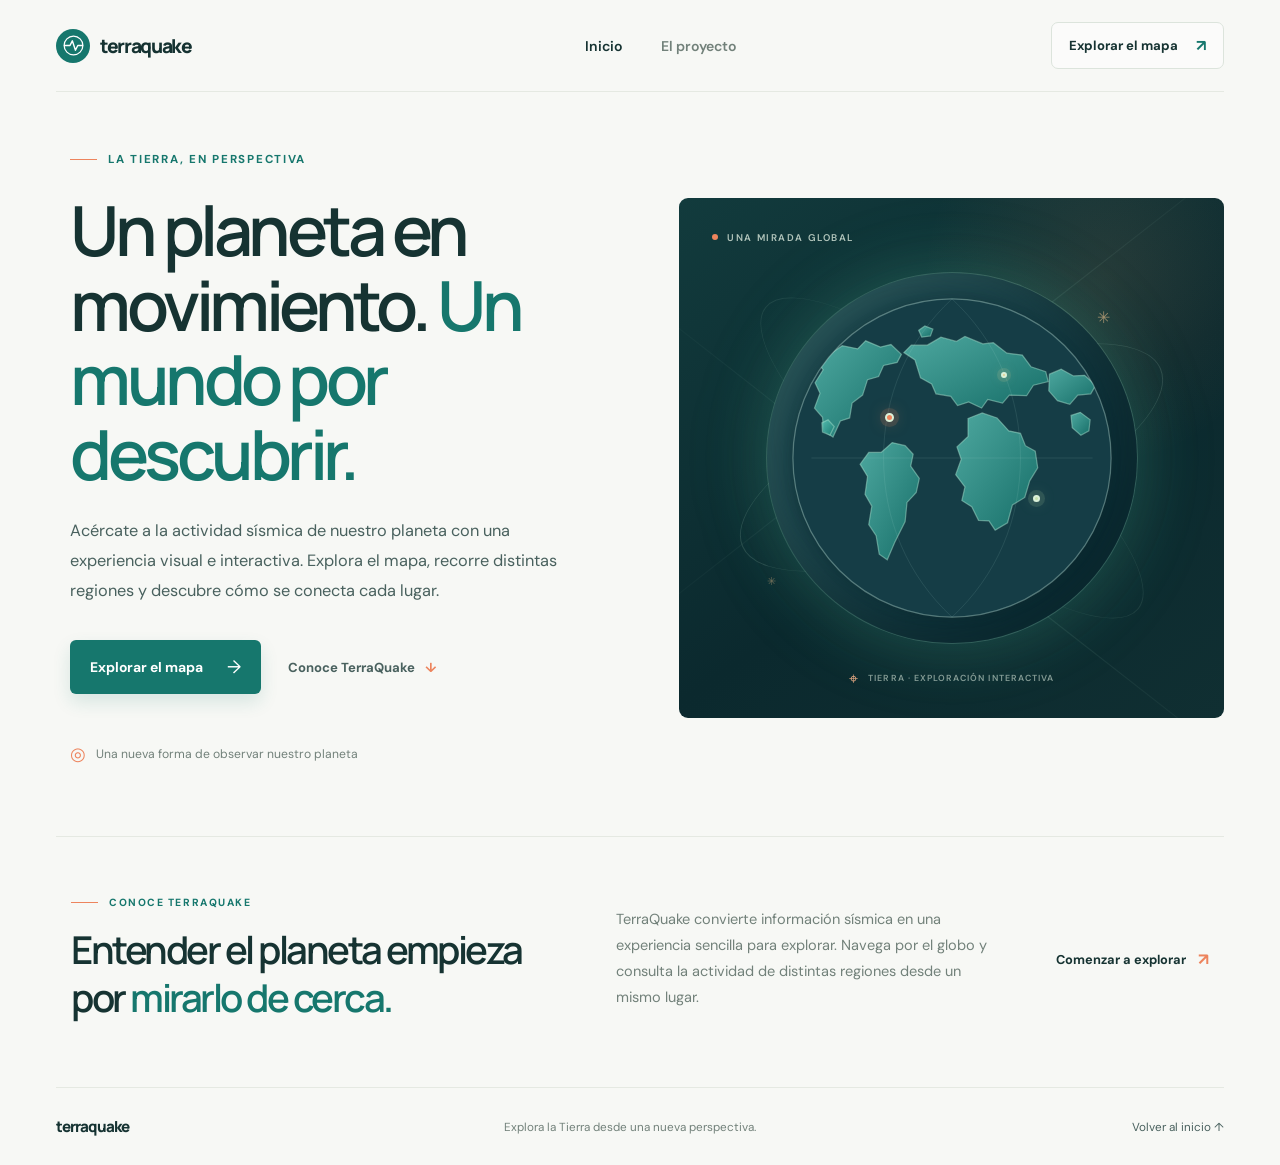
<file: Pantalla inicial/index1.html>
<!doctype html>
<html lang="es">
  <head>
    <meta charset="UTF-8" />
    <meta name="viewport" content="width=device-width, initial-scale=1.0" />
    <meta
      name="description"
      content="Conoce TerraQuake y explora nuestro planeta a través de un mapa interactivo de actividad sísmica."
    />
    <meta name="theme-color" content="#f7f8f5" />
    <title>TerraQuake | Explora nuestro planeta</title>
    <link rel="stylesheet" href="styles.css" />
  </head>
  <body>
    <header class="site-header">
      <a class="brand" href="#inicio" aria-label="TerraQuake, inicio">
        <span class="brand-mark" aria-hidden="true">
          <svg viewBox="0 0 32 32" fill="none">
            <circle cx="16" cy="16" r="12" stroke="currentColor" stroke-width="1.6" />
            <path d="M4.5 16h7l3-6 4 12 3-6h6" stroke="currentColor" stroke-width="1.8" stroke-linecap="round" stroke-linejoin="round" />
          </svg>
        </span>
        <span>terraquake</span>
      </a>

      <nav class="main-nav" aria-label="Navegación principal">
        <a class="nav-link active" href="#inicio">Inicio</a>
        <a class="nav-link" href="#proyecto">El proyecto</a>
      </nav>

      <a class="header-cta" href="../index.html">Explorar el mapa <span aria-hidden="true">↗</span></a>
    </header>

    <main>
      <section class="hero" id="inicio">
        <div class="hero-copy">
          <p class="eyebrow"><span class="eyebrow-line"></span> La Tierra, en perspectiva</p>
          <h1>Un planeta en movimiento. <span>Un mundo por descubrir.</span></h1>
          <p class="hero-description">
            Acércate a la actividad sísmica de nuestro planeta con una experiencia
            visual e interactiva. Explora el mapa, recorre distintas regiones y
            descubre cómo se conecta cada lugar.
          </p>
          <div class="hero-actions">
            <a id="startSimulationBtn" class="button button-primary" href="../index.html">
              Explorar el mapa
              <span class="button-arrow" aria-hidden="true">→</span>
            </a>
            <a class="text-link" href="#proyecto">Conoce TerraQuake <span aria-hidden="true">↓</span></a>
          </div>
          <div class="hero-note">
            <span class="note-icon" aria-hidden="true">◎</span>
            <span>Una nueva forma de observar nuestro planeta</span>
          </div>
        </div>

        <div class="hero-art" role="img" aria-label="Ilustración de la Tierra vista desde el espacio">
          <div class="art-label art-label-top"><span></span> UNA MIRADA GLOBAL</div>
          <div class="globe-halo"></div>
          <div class="globe">
            <svg class="world-map" viewBox="0 0 600 600" aria-hidden="true">
              <defs>
                <clipPath id="globeClip">
                  <circle cx="300" cy="300" r="258" />
                </clipPath>
                <linearGradient id="globeShade" x1="0" y1="0" x2="1" y2="1">
                  <stop offset="0" stop-color="#5ec8ba" stop-opacity=".76" />
                  <stop offset="1" stop-color="#16786f" stop-opacity=".82" />
                </linearGradient>
              </defs>
              <circle cx="300" cy="300" r="258" fill="#153d46" />
              <g clip-path="url(#globeClip)" fill="url(#globeShade)" stroke="#a7e2ce" stroke-opacity=".48" stroke-width="2">
                <path d="m94 137 28-19 25 5 13-13 24 10 17-4 17 16-7 13-22 5-8 18-18 5-8 25-17 13-4 24-15 5-12 26-15-10-2-22-13-15 9-24-8-17 13-21-10-15 15-18Z" />
                <path d="m185 291 18-16 21 5 13 14-4 19 14 20-5 23-15 16-3 31-17 34-12 28-13-9-5-30-12-18 5-30-11-19 4-29-12-20 14-19Z" />
                <path d="m260 117 22-13 25 7 14-8 29 12 17-2 22 17 25 3 14 19 24 8 4 16-24 6-11 17-28-1-11 13-24-6-10 14-21-10-18 6-11-15-24-4-7-16-18-10-9-29-18-12 12-12Z" />
                <path d="m326 236 23-9 24 8 19 21 19 4 8 20 16 9 4 27-13 21-8 27-20 12-8 29-20 12-10-15-17-1-11-22-16-10 5-22-15-20 9-25-7-20 18-17Z" />
                <path d="m458 164 19-8 20 11 18-1 18 16-8 14-21 2-13 15-20-6-14-16 1-27Z" />
                <path d="m493 231 15-5 16 12-2 18-13 7-14-12-2-20Z" />
                <path d="m89 243 10-5 10 11-7 14-12-5-1-15Z" />
                <path d="m246 93 10-7 13 5-4 11-14 2-5-11Z" />
              </g>
              <circle cx="300" cy="300" r="258" fill="none" stroke="#c4eadf" stroke-opacity=".38" stroke-width="2" />
              <path d="M72 300h456M300 42c-73 68-111 158-111 258s38 190 111 258M300 42c73 68 111 158 111 258s-38 190-111 258" fill="none" stroke="#b7e3d9" stroke-opacity=".12" stroke-width="1.5" />
            </svg>
            <span class="globe-point point-one"></span>
            <span class="globe-point point-two"></span>
            <span class="globe-point point-three"></span>
          </div>
          <div class="orbit orbit-one"></div>
          <div class="orbit orbit-two"></div>
          <div class="art-label art-label-bottom"><span class="coordinate-mark">⌖</span> TIERRA · EXPLORACIÓN INTERACTIVA</div>
          <div class="decorative-star star-one">✳</div>
          <div class="decorative-star star-two">✳</div>
        </div>
      </section>

      <section class="intro" id="proyecto">
        <div class="intro-heading">
          <p class="eyebrow"><span class="eyebrow-line"></span> Conoce TerraQuake</p>
          <h2>Entender el planeta empieza por <span>mirarlo de cerca.</span></h2>
        </div>
        <p class="intro-description">
          TerraQuake convierte información sísmica en una experiencia sencilla
          para explorar. Navega por el globo y consulta la actividad de distintas
          regiones desde un mismo lugar.
        </p>
        <a class="intro-link" href="../index.html">Comenzar a explorar <span aria-hidden="true">↗</span></a>
      </section>

      <footer class="site-footer">
        <a class="footer-brand" href="#inicio">terraquake</a>
        <span>Explora la Tierra desde una nueva perspectiva.</span>
        <a class="footer-top" href="#inicio">Volver al inicio ↑</a>
      </footer>
    </main>
    <script src="script.js"></script>
  </body>
</html>
</file>
<file: Pantalla inicial/styles.css>
@import url("https://fonts.googleapis.com/css2?family=DM+Sans:wght@400;500;600;700&family=Manrope:wght@400;500;600;700;800&display=swap");

:root {
  color-scheme: light;
  --ink: #163332;
  --ink-soft: #49615e;
  --muted: #72817a;
  --paper: #f7f8f5;
  --white: #fff;
  --green: #16776d;
  --green-dark: #0b4b49;
  --mint: #c9e5d8;
  --orange: #ed845d;
  --line: #e5e9e2;
  font-family: "DM Sans", "Segoe UI", sans-serif;
  font-synthesis: none;
  text-rendering: optimizeLegibility;
  -webkit-font-smoothing: antialiased;
  -moz-osx-font-smoothing: grayscale;
}

* {
  box-sizing: border-box;
}

html {
  min-width: 320px;
  scroll-behavior: smooth;
}

body {
  min-width: 320px;
  margin: 0;
  background: var(--paper);
  color: var(--ink);
}

a {
  color: inherit;
  text-decoration: none;
}

.site-header,
main {
  width: min(1320px, calc(100% - 112px));
  margin-inline: auto;
}

.site-header {
  height: 92px;
  display: flex;
  align-items: center;
  justify-content: space-between;
  border-bottom: 1px solid var(--line);
}

.brand {
  display: inline-flex;
  align-items: center;
  gap: 10px;
  color: var(--ink);
  font-family: Manrope, "Segoe UI", sans-serif;
  font-size: 1.2rem;
  font-weight: 800;
  letter-spacing: -0.07em;
}

.brand-mark {
  display: grid;
  width: 34px;
  height: 34px;
  place-items: center;
  border-radius: 50%;
  background: var(--green);
  color: #fff;
}

.brand-mark svg {
  width: 25px;
  height: 25px;
}

.main-nav {
  display: flex;
  align-items: center;
  gap: 38px;
  margin-left: 80px;
}

.nav-link {
  color: var(--muted);
  font-size: 0.88rem;
  font-weight: 600;
  transition: color 180ms ease;
}

.nav-link:hover,
.nav-link.active {
  color: var(--ink);
}

.header-cta {
  display: inline-flex;
  align-items: center;
  gap: 18px;
  padding: 12px 17px;
  border: 1px solid #dce4dc;
  border-radius: 7px;
  background: rgba(255, 255, 255, 0.55);
  font-size: 0.82rem;
  font-weight: 700;
  transition: border-color 180ms ease, background 180ms ease, transform 180ms ease;
}

.header-cta:hover {
  transform: translateY(-1px);
  border-color: var(--green);
  background: var(--white);
}

.header-cta span {
  color: var(--green);
  font-size: 1rem;
}

.hero {
  min-height: 645px;
  display: grid;
  grid-template-columns: 1fr 0.94fr;
  align-items: center;
  gap: 44px;
  padding: 42px 0 55px;
}

.hero-copy {
  position: relative;
  z-index: 1;
  padding: 18px 0 15px 14px;
}

.eyebrow {
  display: flex;
  align-items: center;
  gap: 11px;
  margin: 0 0 26px;
  color: var(--green);
  font-size: 0.72rem;
  font-weight: 700;
  letter-spacing: 0.15em;
  text-transform: uppercase;
}

.eyebrow-line {
  width: 27px;
  height: 1px;
  background: var(--orange);
}

h1,
h2 {
  font-family: Manrope, "Segoe UI", sans-serif;
  letter-spacing: -0.065em;
}

h1 {
  max-width: 650px;
  margin: 0;
  font-size: clamp(3.25rem, 5.4vw, 5.4rem);
  font-weight: 600;
  line-height: 1.08;
}

h1 span {
  color: var(--green);
}

.hero-description {
  max-width: 500px;
  margin: 24px 0 0;
  color: var(--ink-soft);
  font-size: 1.02rem;
  line-height: 1.85;
}

.hero-actions {
  display: flex;
  align-items: center;
  gap: 27px;
  margin-top: 34px;
}

.button {
  min-height: 54px;
  display: inline-flex;
  align-items: center;
  justify-content: center;
  gap: 24px;
  padding: 0 20px;
  border-radius: 6px;
  font-size: 0.87rem;
  font-weight: 700;
  transition: transform 180ms ease, box-shadow 180ms ease, background 180ms ease;
}

.button-primary {
  background: var(--green);
  color: #fff;
  box-shadow: 0 8px 18px rgba(22, 119, 109, 0.14);
}

.button-primary:hover {
  transform: translateY(-2px);
  background: var(--green-dark);
  box-shadow: 0 11px 24px rgba(22, 119, 109, 0.2);
}

.button-arrow {
  font-size: 1.14rem;
  font-weight: 400;
}

.text-link {
  display: inline-flex;
  align-items: center;
  gap: 10px;
  color: var(--ink-soft);
  font-size: 0.82rem;
  font-weight: 700;
  transition: color 180ms ease;
}

.text-link:hover,
.intro-link:hover {
  color: var(--green);
}

.text-link span {
  color: var(--orange);
}

.hero-note {
  display: flex;
  align-items: center;
  gap: 10px;
  margin-top: 48px;
  color: var(--muted);
  font-size: 0.76rem;
}

.note-icon {
  color: var(--orange);
  font-size: 1.15rem;
}

.hero-art {
  position: relative;
  min-height: 520px;
  display: grid;
  place-items: center;
  isolation: isolate;
  overflow: hidden;
  border-radius: 9px;
  background:
    radial-gradient(ellipse at 46% 48%, rgba(37, 114, 103, 0.37), transparent 39%),
    radial-gradient(ellipse at 78% 15%, rgba(221, 155, 105, 0.12), transparent 30%),
    linear-gradient(145deg, #123b3d 0%, #0b292e 56%, #102f32 100%);
}

.hero-art::before,
.hero-art::after {
  position: absolute;
  z-index: -1;
  width: 160%;
  height: 1px;
  content: "";
  background: linear-gradient(90deg, transparent, rgba(173, 219, 198, 0.14), transparent);
  transform: rotate(-38deg);
}

.hero-art::before {
  top: 35%;
}

.hero-art::after {
  top: 66%;
  transform: rotate(38deg);
}

.globe-halo {
  position: absolute;
  width: min(72%, 370px);
  aspect-ratio: 1;
  border-radius: 50%;
  background: rgba(72, 176, 148, 0.14);
  filter: blur(40px);
}

.globe {
  position: relative;
  z-index: 1;
  width: min(72%, 370px);
  aspect-ratio: 1;
  border-radius: 50%;
  background: #143b43;
  box-shadow:
    inset -31px -24px 46px rgba(2, 24, 30, 0.62),
    inset 12px 11px 36px rgba(184, 245, 223, 0.15),
    0 0 0 1px rgba(185, 235, 216, 0.18),
    0 0 66px rgba(77, 184, 148, 0.2);
  animation: globe-float 7s ease-in-out infinite;
}

.world-map {
  display: block;
  width: 100%;
  height: 100%;
  overflow: visible;
  filter: drop-shadow(0 2px 5px rgba(4, 28, 30, 0.18));
}

.globe-point {
  position: absolute;
  z-index: 2;
  width: 9px;
  height: 9px;
  border: 2px solid #dbf1d9;
  border-radius: 50%;
  background: var(--orange);
  box-shadow: 0 0 0 5px rgba(237, 132, 93, 0.15), 0 0 15px rgba(237, 132, 93, 0.55);
}

.point-one {
  top: 38%;
  left: 32%;
}

.point-two {
  top: 60%;
  right: 26%;
  width: 7px;
  height: 7px;
  background: #c7e2ad;
  box-shadow: 0 0 0 5px rgba(199, 226, 173, 0.12), 0 0 15px rgba(199, 226, 173, 0.42);
}

.point-three {
  top: 27%;
  right: 35%;
  width: 6px;
  height: 6px;
  background: #e8cf91;
  box-shadow: 0 0 0 4px rgba(232, 207, 145, 0.12), 0 0 12px rgba(232, 207, 145, 0.4);
}

.orbit {
  position: absolute;
  z-index: 0;
  width: min(87%, 455px);
  aspect-ratio: 1;
  border: 1px solid rgba(186, 222, 204, 0.16);
  border-radius: 50%;
  transform: rotate(-23deg) scaleY(0.34);
}

.orbit-two {
  width: min(91%, 480px);
  border-color: rgba(186, 222, 204, 0.1);
  transform: rotate(39deg) scaleY(0.29);
}

.art-label {
  position: absolute;
  z-index: 2;
  display: inline-flex;
  align-items: center;
  gap: 9px;
  color: rgba(227, 240, 227, 0.77);
  font-size: 0.61rem;
  font-weight: 600;
  letter-spacing: 0.16em;
}

.art-label-top {
  top: 33px;
  left: 33px;
}

.art-label-top span {
  width: 6px;
  height: 6px;
  border-radius: 50%;
  background: var(--orange);
}

.art-label-bottom {
  right: 28px;
  bottom: 29px;
  left: 28px;
  justify-content: center;
  color: rgba(227, 240, 227, 0.56);
  font-size: 0.55rem;
  letter-spacing: 0.12em;
}

.coordinate-mark {
  color: #e7aa84;
  font-size: 1rem;
}

.decorative-star {
  position: absolute;
  color: #e2b484;
  opacity: 0.68;
}

.star-one {
  top: 21%;
  right: 21%;
  font-size: 1rem;
}

.star-two {
  bottom: 25%;
  left: 16%;
  font-size: 0.7rem;
  opacity: 0.48;
}

.intro {
  display: grid;
  grid-template-columns: 1.04fr 0.82fr auto;
  align-items: center;
  gap: 52px;
  padding: 59px 15px 65px;
  border-top: 1px solid var(--line);
}

.intro .eyebrow {
  margin-bottom: 17px;
  font-size: 0.65rem;
}

h2 {
  max-width: 455px;
  margin: 0;
  font-size: clamp(1.8rem, 3vw, 2.65rem);
  font-weight: 600;
  line-height: 1.25;
}

h2 span {
  color: var(--green);
}

.intro-description {
  margin: 0;
  color: var(--muted);
  font-size: 0.91rem;
  line-height: 1.8;
}

.intro-link {
  display: inline-flex;
  align-items: center;
  gap: 12px;
  white-space: nowrap;
  font-size: 0.8rem;
  font-weight: 700;
  transition: color 180ms ease;
}

.intro-link span {
  color: var(--orange);
  font-size: 1.05rem;
}

.site-footer {
  min-height: 78px;
  display: flex;
  align-items: center;
  justify-content: space-between;
  gap: 20px;
  border-top: 1px solid var(--line);
  color: var(--muted);
  font-size: 0.73rem;
}

.footer-brand {
  color: var(--ink);
  font-family: Manrope, "Segoe UI", sans-serif;
  font-size: 0.95rem;
  font-weight: 800;
  letter-spacing: -0.06em;
}

.footer-top {
  color: var(--ink-soft);
  transition: color 180ms ease;
}

.footer-top:hover {
  color: var(--green);
}

a:focus-visible {
  outline: 3px solid rgba(237, 132, 93, 0.8);
  outline-offset: 4px;
}

@keyframes globe-float {
  0%,
  100% {
    transform: translateY(0);
  }

  50% {
    transform: translateY(-9px);
  }
}

@media (max-width: 980px) {
  .site-header,
  main {
    width: min(100% - 64px, 760px);
  }

  .hero {
    min-height: 0;
    grid-template-columns: 1fr 0.9fr;
    gap: 25px;
    padding: 55px 0 48px;
  }

  .hero-copy {
    padding-left: 0;
  }

  h1 {
    font-size: clamp(3rem, 6.3vw, 4.4rem);
  }

  .hero-art {
    min-height: 430px;
  }

  .intro {
    grid-template-columns: 1fr 1fr;
    gap: 24px 40px;
    padding-inline: 0;
  }

  .intro-link {
    grid-column: 2;
  }
}

@media (max-width: 680px) {
  .site-header,
  main {
    width: calc(100% - 40px);
  }

  .site-header {
    height: 76px;
  }

  .brand {
    font-size: 1.08rem;
  }

  .brand-mark {
    width: 31px;
    height: 31px;
  }

  .main-nav {
    display: none;
  }

  .header-cta {
    gap: 9px;
    padding: 10px 12px;
    font-size: 0.73rem;
  }

  .hero {
    grid-template-columns: 1fr;
    gap: 34px;
    padding: 54px 0 40px;
  }

  .hero-copy {
    padding: 0;
  }

  .eyebrow {
    margin-bottom: 20px;
    font-size: 0.64rem;
  }

  h1 {
    max-width: 560px;
    font-size: clamp(3.05rem, 12vw, 4.55rem);
  }

  .hero-description {
    margin-top: 19px;
    font-size: 0.94rem;
  }

  .hero-actions {
    flex-wrap: wrap;
    gap: 20px;
    margin-top: 26px;
  }

  .hero-note {
    margin-top: 30px;
    font-size: 0.7rem;
  }

  .hero-art {
    min-height: min(112vw, 430px);
  }

  .globe,
  .globe-halo {
    width: min(70%, 310px);
  }

  .art-label-top {
    top: 22px;
    left: 22px;
  }

  .art-label-bottom {
    bottom: 20px;
  }

  .intro {
    grid-template-columns: 1fr;
    gap: 20px;
    padding: 43px 0 48px;
  }

  .intro-link {
    grid-column: auto;
  }

  h2 {
    font-size: 2.1rem;
  }

  .site-footer {
    min-height: 84px;
    flex-wrap: wrap;
    gap: 7px 20px;
    padding: 18px 0;
    font-size: 0.67rem;
  }

  .site-footer > span {
    order: 1;
    width: 100%;
  }
}

@media (max-width: 390px) {
  .site-header,
  main {
    width: calc(100% - 32px);
  }

  .header-cta {
    padding: 9px;
    font-size: 0.68rem;
  }

  .hero-actions {
    align-items: flex-start;
    flex-direction: column;
  }
}

@media (prefers-reduced-motion: reduce) {
  *,
  *::before,
  *::after {
    scroll-behavior: auto !important;
    animation-duration: 0.01ms !important;
    animation-iteration-count: 1 !important;
    transition-duration: 0.01ms !important;
  }
}
</file>
